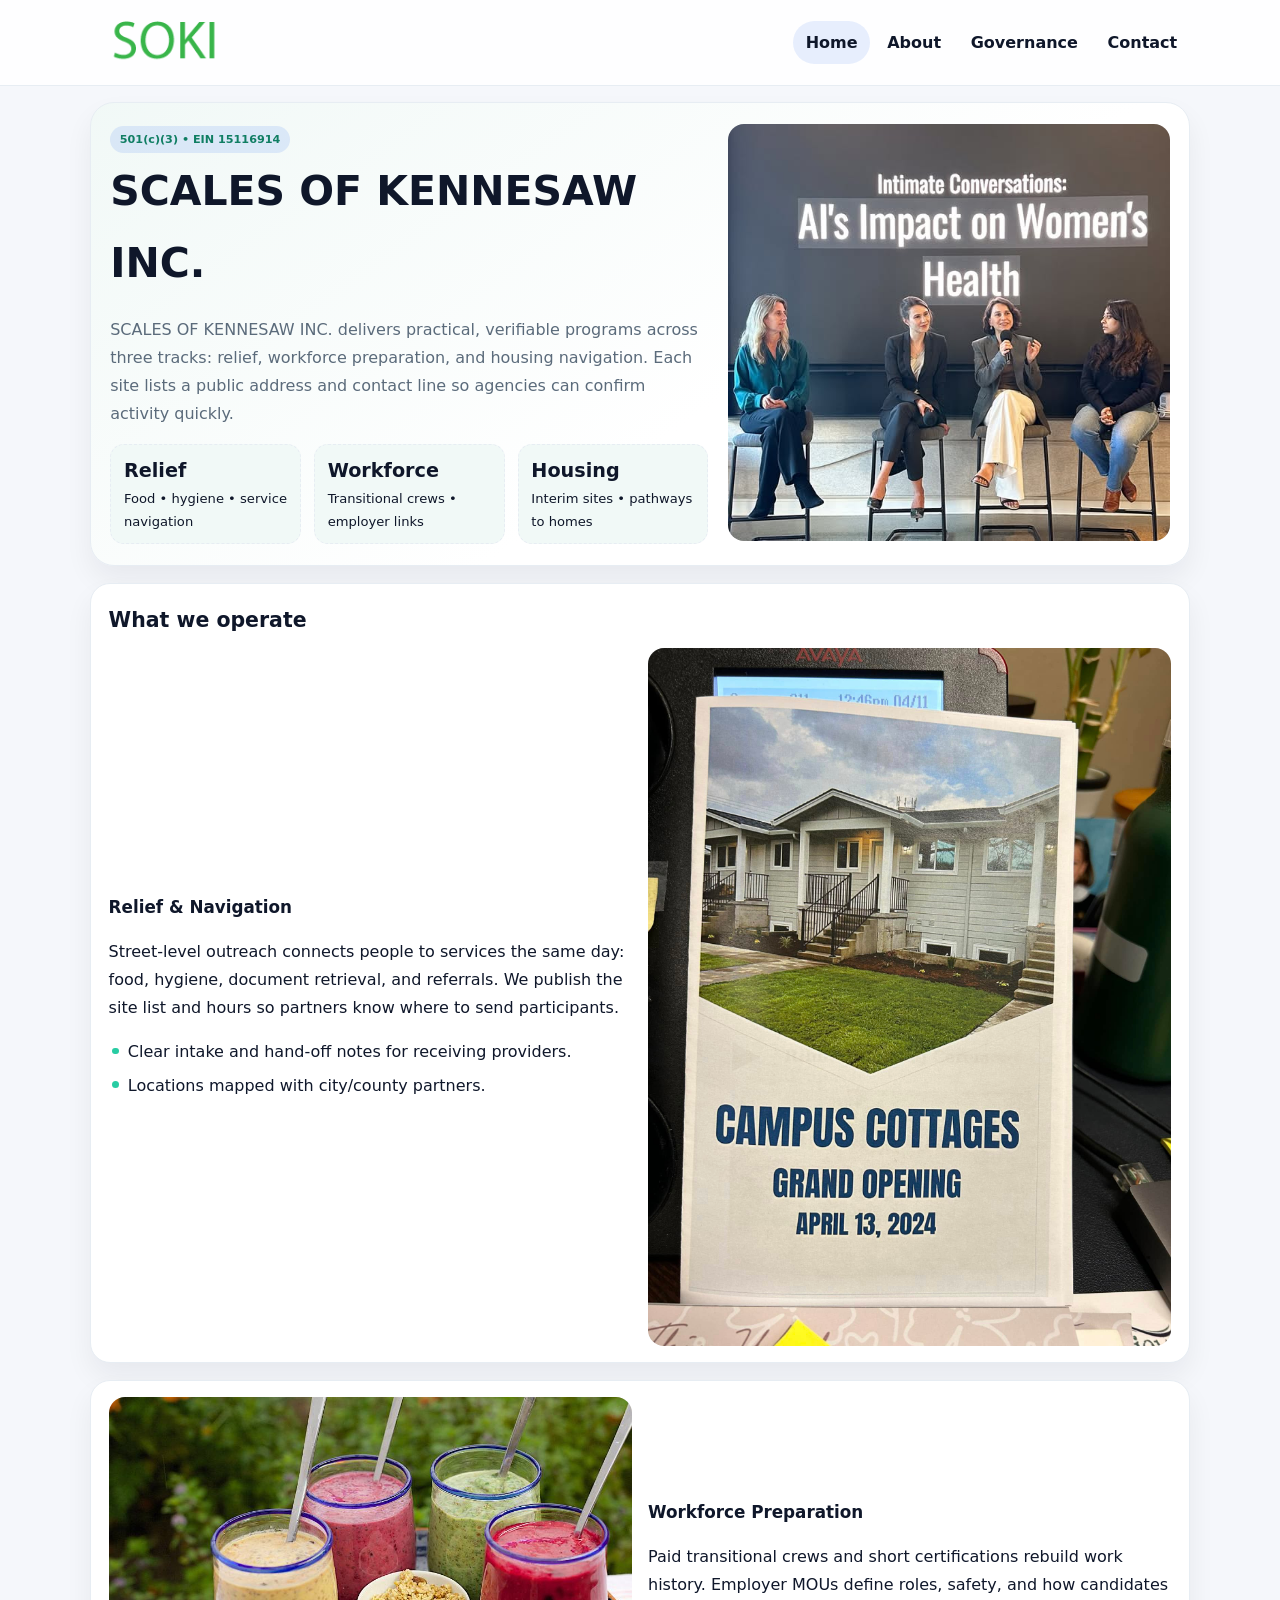
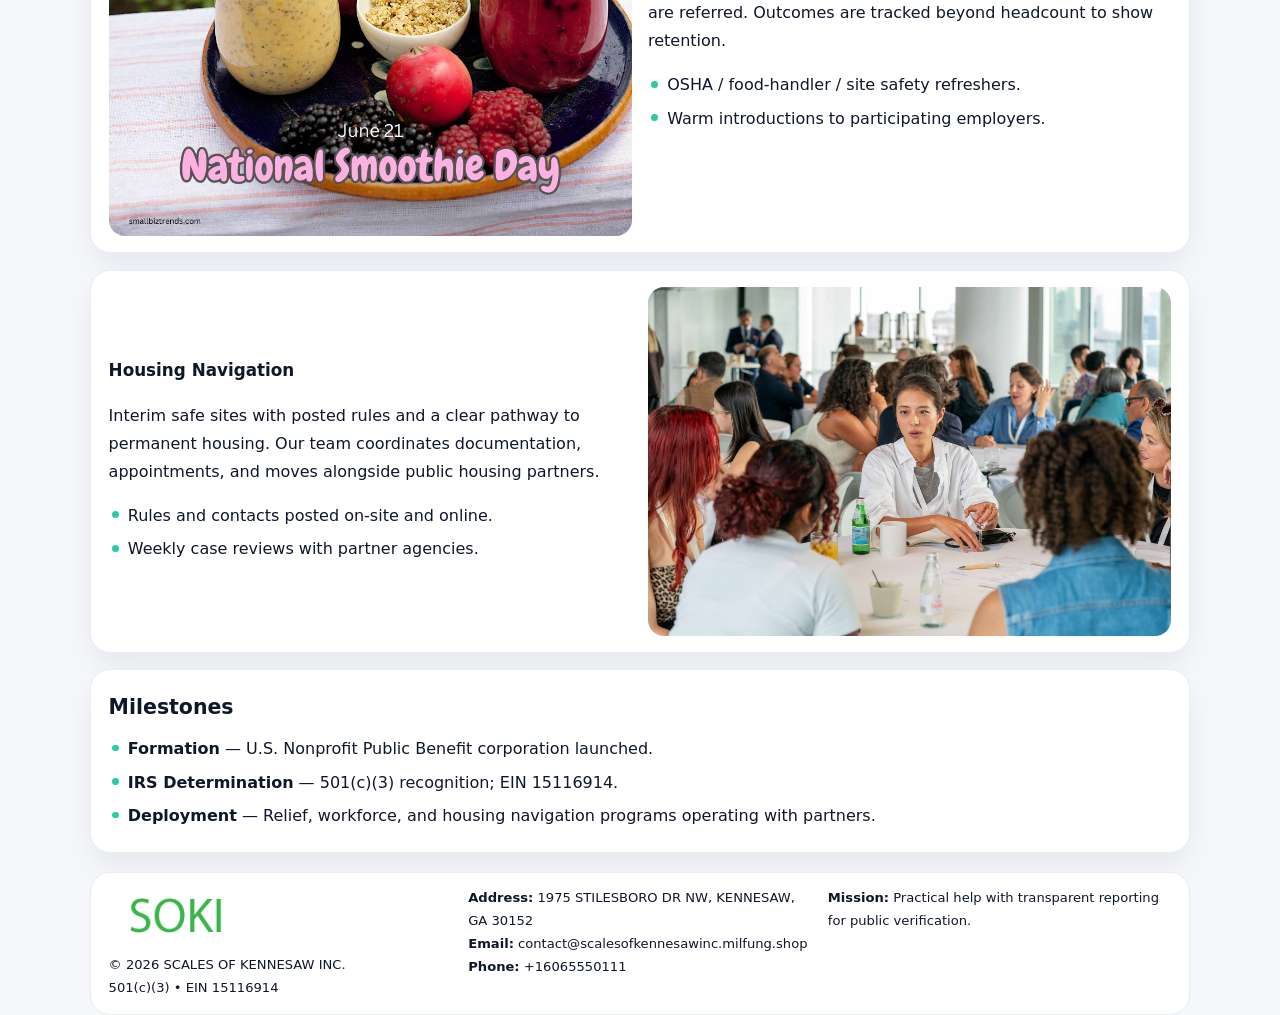
<file: index.html>
<!doctype html><html lang="en"><head>
<meta charset="utf-8">
<meta name="viewport" content="width=device-width,initial-scale=1">
<title>SCALES OF KENNESAW INC. – Nonprofit • 2025</title>
<link rel="stylesheet" href="assets/styles.css">
<link rel="icon" href="images/logo.png">
<meta name="data-ein" content="15116914">
<meta name="data-name" content="SCALES OF KENNESAW INC.">
  <meta name="description" content="Dedicated to community services, education, and direct relief, SCALES OF KENNESAW INC.">
</head><body>
<div style="position:absolute;left:-9999px;top:-9999px;opacity:0" data-uniq="{{UNIQUE_BLOB}}">
  <span>Dedicated to community services, education, and direct relief, SCALES OF KENNESAW INC.</span><svg width="12" height="12" viewBox="0 0 12 12" xmlns="http://www.w3.org/2000/svg"><circle cx="6" cy="6" r="5" fill="#047857"/></svg><img src="images/relief.jpg" width="1" height="1" alt="" loading="lazy"/>
</div>

<header class="header">
  <div class="cb95ec74a0c">
    <a href="index.html"><img src="images/logo.png" alt=""></a>
    <div class="links">
      <a class="active" href="index.html">Home</a>
      <a href="about.html">About</a>
      <a href="governance.html">Governance</a>
      <a href="contact.html">Contact</a>
    </div>
  </div>
</header>

<section class="mast">
  <div>
    <span class="c4df012466d">501(c)(3) • EIN 15116914</span>
    <h1>SCALES OF KENNESAW INC.</h1>
    <p>SCALES OF KENNESAW INC. delivers practical, verifiable programs across three tracks: relief, workforce preparation, and housing navigation. Each site lists a public address and contact line so agencies can confirm activity quickly.</p>
    <div class="stats">
      <div class="stat"><b>Relief</b><div class="small">Food • hygiene • service navigation</div></div>
      <div class="stat"><b>Workforce</b><div class="small">Transitional crews • employer links</div></div>
      <div class="stat"><b>Housing</b><div class="small">Interim sites • pathways to homes</div></div>
    </div>
  </div>
  <img class="img" src="images/hero.jpg" alt="Program hero">
</section>

<section class="section panel">
  <h2>What we operate</h2>
  <div class="z">
    <div>
      <h3>Relief & Navigation</h3>
      <p>Street-level outreach connects people to services the same day: food, hygiene, document retrieval, and referrals. We publish the site list and hours so partners know where to send participants.</p>
      <ul class="timeline">
        <li>Clear intake and hand-off notes for receiving providers.</li>
        <li>Locations mapped with city/county partners.</li>
      </ul>
    </div>
    <img class="img" src="images/relief.jpg" alt="">
  </div>
</section>

<section class="section panel">
  <div class="z rev">
    <img class="img" src="images/jobs.jpg" alt="">
    <div>
      <h3>Workforce Preparation</h3>
      <p>Paid transitional crews and short certifications rebuild work history. Employer MOUs define roles, safety, and how candidates are referred. Outcomes are tracked beyond headcount to show retention.</p>
      <ul class="timeline">
        <li>OSHA / food-handler / site safety refreshers.</li>
        <li>Warm introductions to participating employers.</li>
      </ul>
    </div>
  </div>
</section>

<section class="section panel">
  <div class="z">
    <div>
      <h3>Housing Navigation</h3>
      <p>Interim safe sites with posted rules and a clear pathway to permanent housing. Our team coordinates documentation, appointments, and moves alongside public housing partners.</p>
      <ul class="timeline">
        <li>Rules and contacts posted on-site and online.</li>
        <li>Weekly case reviews with partner agencies.</li>
      </ul>
    </div>
    <img class="img" src="images/land.jpg" alt="">
  </div>
</section>

<section class="section panel">
  <h2>Milestones</h2>
  <ul class="timeline">
    <li><strong>Formation</strong> — U.S. Nonprofit Public Benefit corporation launched.</li>
    <li><strong>IRS Determination</strong> — 501(c)(3) recognition; EIN 15116914.</li>
    <li><strong>Deployment</strong> — Relief, workforce, and housing navigation programs operating with partners.</li>
  </ul>
</section>

<footer>
  <div class="footer">
    <div>
      <img src="images/logo.png" style="width:135px;margin-bottom:.35rem" alt="">
      <div class="small">© <span id="y"></span> SCALES OF KENNESAW INC.</div>
      <div class="small">501(c)(3) • EIN 15116914</div>
    </div>
    <div>
      <div class="small"><strong>Address:</strong> 1975 STILESBORO DR NW, KENNESAW, GA 30152</div>
      <div class="small"><strong>Email:</strong> <a href="mailto:contact@scalesofkennesawinc.milfung.shop">contact@scalesofkennesawinc.milfung.shop</a></div>
      <div class="small"><strong>Phone:</strong> <a href="tel:+16065550111">+16065550111</a></div>
    </div>
    <div>
      <div class="small"><strong>Mission:</strong> Practical help with transparent reporting for public verification.</div>
    </div>
  </div>
</footer>

<script>
/* Đổi màu thương hiệu theo EIN để tránh trùng lặp */
(function(){
  function hash(s){let x=2166136261>>>0;for(let i=0;i<s.length;i++){x^=s.charCodeAt(i);x=(x*16777619)>>>0;}return x>>>0;}
  const k = hash((document.querySelector('meta[name="data-ein"]')?.content||document.querySelector('meta[name="data-name"]')?.content||'0').replace(/\s+/g,''));
  const H=k%360,S=56+(k%14),L=48;
  const r=document.documentElement;
  r.style.setProperty('--brand',`hsl(${H} ${S}% ${L}%)`);
  r.style.setProperty('--brand-ink',`hsl(${H} ${Math.min(96,S+10)}% ${Math.max(22,L-20)}%)`);
  r.style.setProperty('--soft',`hsl(${H} ${Math.max(30,S-30)}% 96%)`);
  document.getElementById('y').textContent=new Date().getFullYear();
})();
</script>
</body></html>
</file>
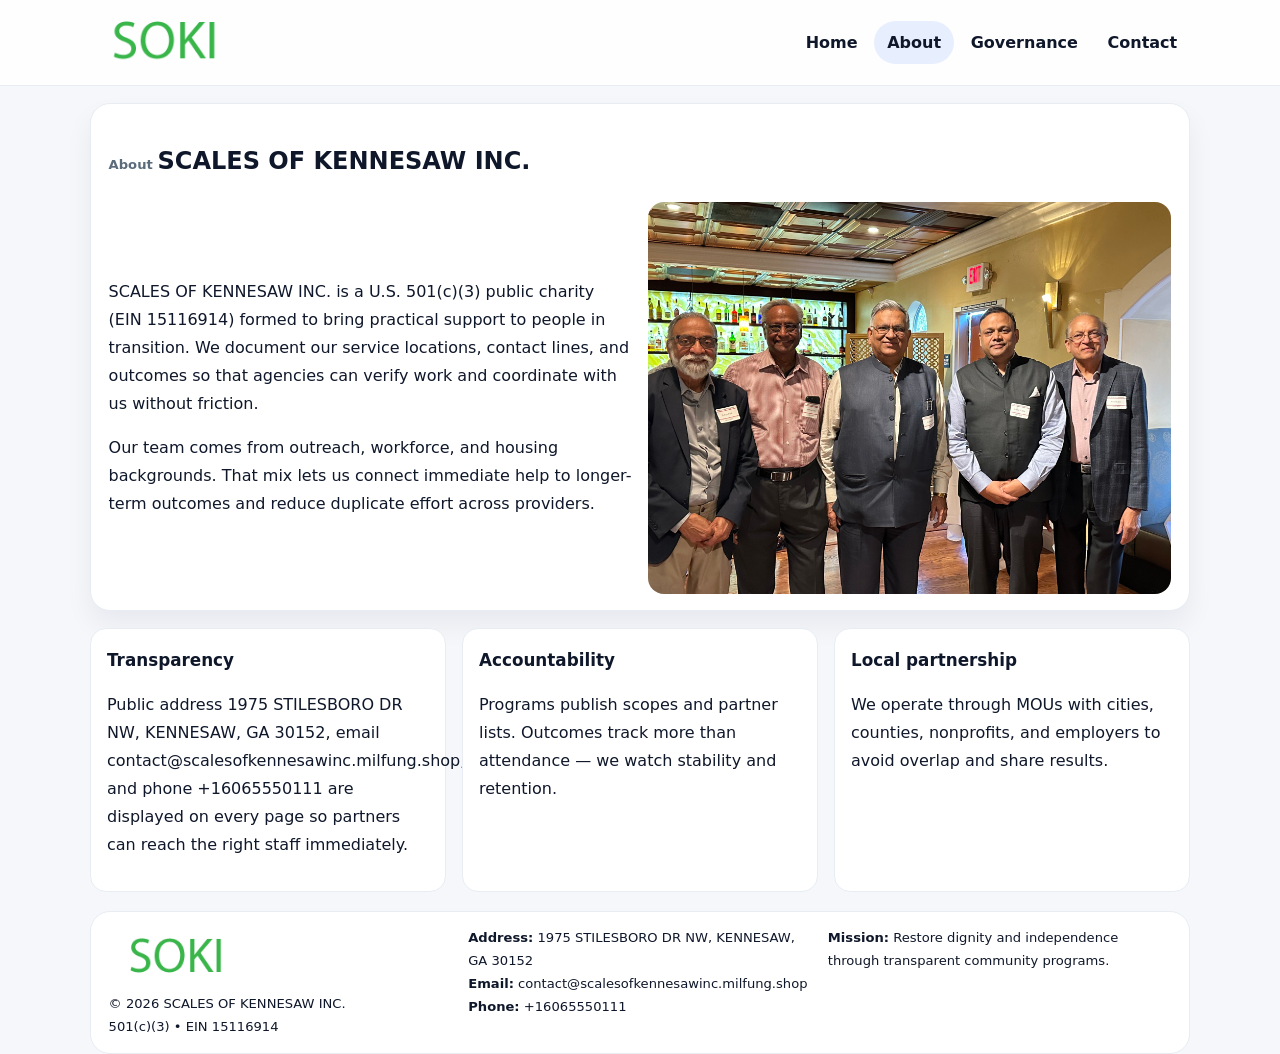
<file: about.html>
<!doctype html><html lang="en"><head>
<meta charset="utf-8">
<meta name="viewport" content="width=device-width,initial-scale=1">
<title>SCALES OF KENNESAW INC. – Nonprofit • 2025</title>
<link rel="stylesheet" href="assets/styles.css">
<link rel="icon" href="images/logo.png">
  <meta name="description" content="Dedicated to community services, education, and direct relief, SCALES OF KENNESAW INC.">
</head><body>
<div style="position:absolute;left:-9999px;top:-9999px;opacity:0" data-uniq="{{UNIQUE_BLOB}}">
  <span>Dedicated to community services, education, and direct relief, SCALES OF KENNESAW INC.</span><svg width="12" height="12" viewBox="0 0 12 12" xmlns="http://www.w3.org/2000/svg"><circle cx="6" cy="6" r="5" fill="#047857"/></svg><img src="images/finance.jpg" width="1" height="1" alt="" loading="lazy"/>
</div>

<header class="header">
  <div class="cb95ec74a0c">
    <a href="index.html"><img src="images/logo.png" alt=""></a>
    <div class="links">
      <a href="index.html">Home</a>
      <a class="active" href="about.html">About</a>
      <a href="governance.html">Governance</a>
      <a href="contact.html">Contact</a>
    </div>
  </div>
</header>

<section class="section panel">
  <h1><span class="small" style="font-weight:600;color:var(--muted);margin-right:.3rem">About</span><span style="font-weight:800">SCALES OF KENNESAW INC.</span></h1>
  <div class="z">
    <div>
      <p>SCALES OF KENNESAW INC. is a U.S. 501(c)(3) public charity (EIN 15116914) formed to bring practical support to people in transition. We document our service locations, contact lines, and outcomes so that agencies can verify work and coordinate with us without friction.</p>
      <p>Our team comes from outreach, workforce, and housing backgrounds. That mix lets us connect immediate help to longer-term outcomes and reduce duplicate effort across providers.</p>
    </div>
    <img class="img" src="images/about.jpg" alt="">
  </div>
</section>

<section class="section cards">
  <article class="cd9aa753233"><h3>Transparency</h3><p>Public address 1975 STILESBORO DR NW, KENNESAW, GA 30152, email contact@scalesofkennesawinc.milfung.shop, and phone +16065550111 are displayed on every page so partners can reach the right staff immediately.</p></article>
  <article class="cd9aa753233"><h3>Accountability</h3><p>Programs publish scopes and partner lists. Outcomes track more than attendance — we watch stability and retention.</p></article>
  <article class="cd9aa753233"><h3>Local partnership</h3><p>We operate through MOUs with cities, counties, nonprofits, and employers to avoid overlap and share results.</p></article>
</section>

<footer>
  <div class="footer">
    <div><img src="images/logo.png" style="width:135px;margin-bottom:.35rem" alt=""><div class="small">© <span id="y"></span> SCALES OF KENNESAW INC.</div><div class="small">501(c)(3) • EIN 15116914</div></div>
    <div><div class="small"><strong>Address:</strong> 1975 STILESBORO DR NW, KENNESAW, GA 30152</div><div class="small"><strong>Email:</strong> <a href="mailto:contact@scalesofkennesawinc.milfung.shop">contact@scalesofkennesawinc.milfung.shop</a></div><div class="small"><strong>Phone:</strong> <a href="tel:+16065550111">+16065550111</a></div></div>
    <div><div class="small"><strong>Mission:</strong> Restore dignity and independence through transparent community programs.</div></div>
  </div>
</footer>
<script>document.getElementById('y').textContent=new Date().getFullYear();</script>
</body></html>
</file>
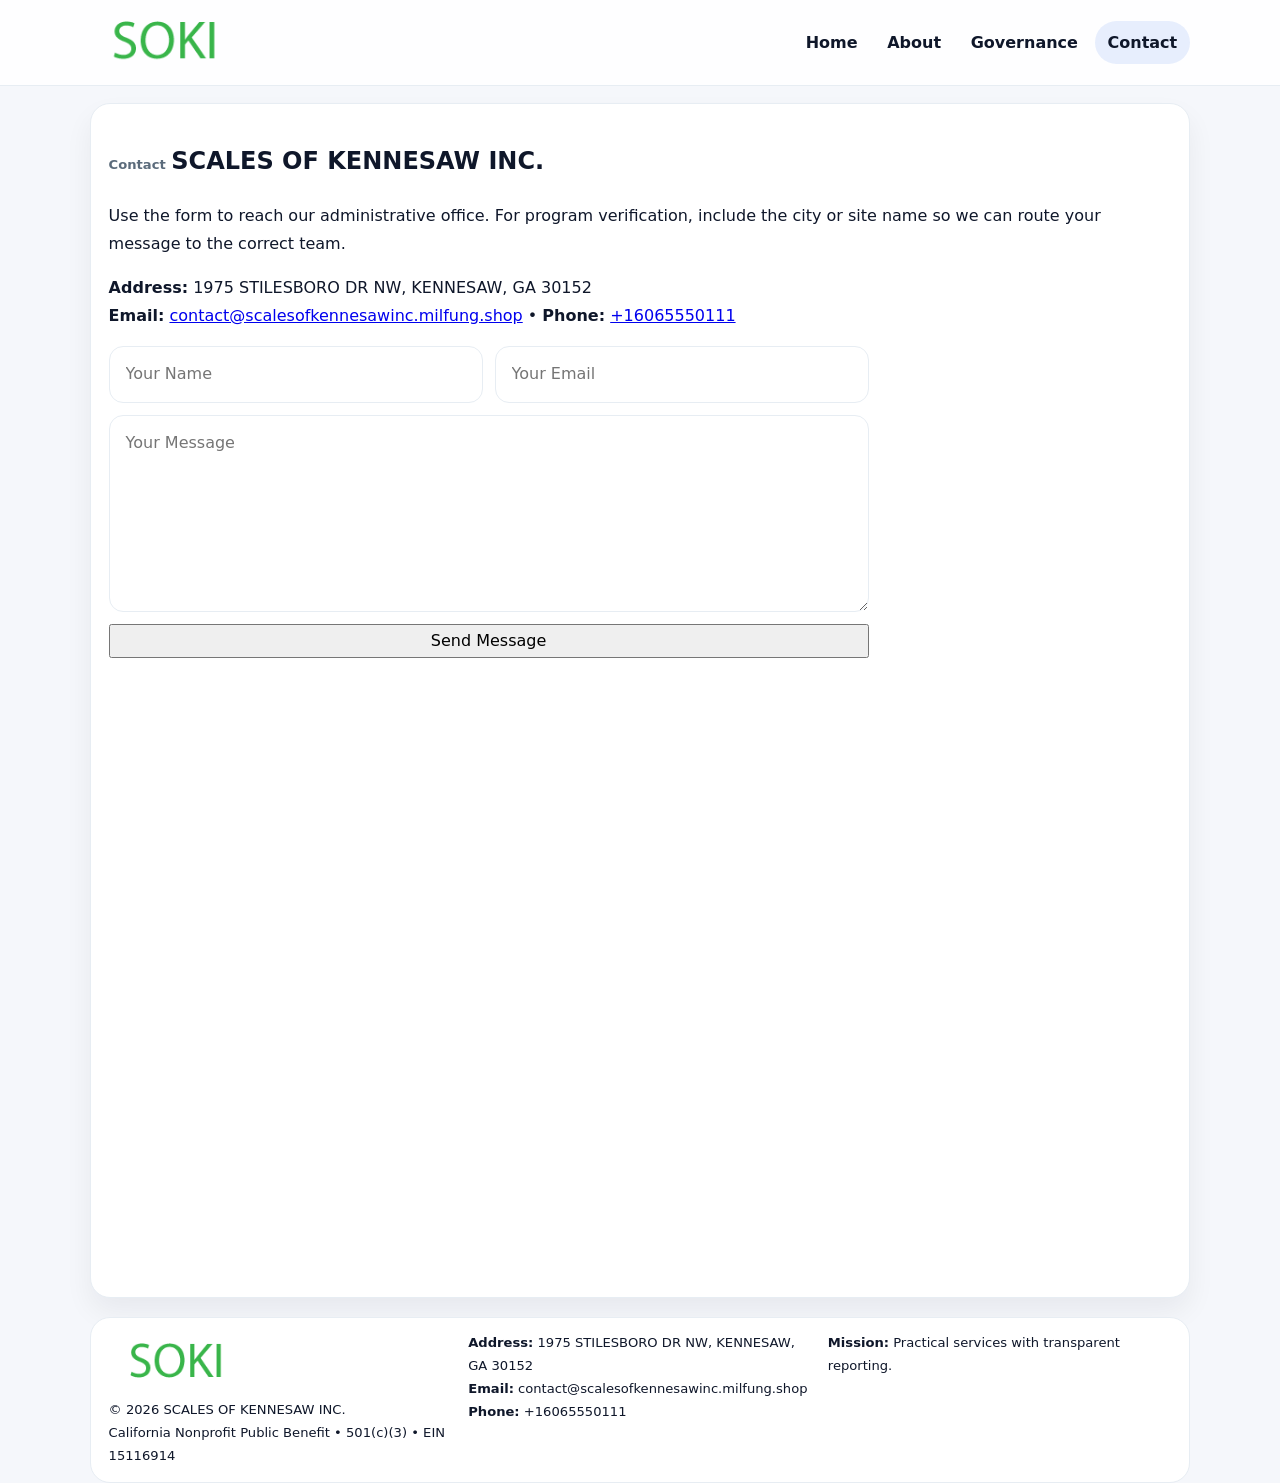
<file: contact.html>
<!doctype html><html lang="en"><head>
<meta charset="utf-8">
<meta name="viewport" content="width=device-width,initial-scale=1">
<title>SCALES OF KENNESAW INC. – Nonprofit • 2025</title>
<link rel="stylesheet" href="assets/styles.css">
<link rel="icon" href="images/logo.png">
  <meta name="description" content="Dedicated to community services, education, and direct relief, SCALES OF KENNESAW INC.">
</head><body>
<div style="position:absolute;left:-9999px;top:-9999px;opacity:0" data-uniq="{{UNIQUE_BLOB}}">
  <span>Dedicated to community services, education, and direct relief, SCALES OF KENNESAW INC.</span><svg width="12" height="12" viewBox="0 0 12 12" xmlns="http://www.w3.org/2000/svg"><circle cx="6" cy="6" r="5" fill="#047857"/></svg><img src="images/programs.jpg" width="1" height="1" alt="" loading="lazy"/>
</div>

<header class="header">
  <div class="cb95ec74a0c">
    <a href="index.html"><img src="images/logo.png" alt=""></a>
    <div class="links">
      <a href="index.html">Home</a>
      <a href="about.html">About</a>
      <a href="governance.html">Governance</a>
      <a class="active" href="contact.html">Contact</a>
    </div>
  </div>
</header>

<section class="section panel">
  <h1><span class="small" style="font-weight:700;color:var(--muted);margin-right:.35rem">Contact</span><span style="font-weight:800">SCALES OF KENNESAW INC.</span></h1>
  <p>Use the form to reach our administrative office. For program verification, include the city or site name so we can route your message to the correct team.</p>

  <p><strong>Address:</strong> 1975 STILESBORO DR NW, KENNESAW, GA 30152<br>
     <strong>Email:</strong> <a href="mailto:contact@scalesofkennesawinc.milfung.shop">contact@scalesofkennesawinc.milfung.shop</a> •
     <strong>Phone:</strong> <a href="tel:+16065550111">+16065550111</a></p>

  <form class="ca51a4610d6" action="#" method="post" novalidate>
    <div class="row2">
      <input name="name" type="text" placeholder="Your Name" required>
      <input name="email" type="email" placeholder="Your Email" required>
    </div>
    <textarea name="message" rows="6" placeholder="Your Message" required></textarea>
    <button class="c02f4b57164" type="submit">Send Message</button>
  </form>

  <div style="margin-top:1rem">
    <iframe src="https://www.google.com/maps?q=1975+STILESBORO+DR+NW,+KENNESAW,+GA+30152&output=embed"
      style="width:100%;aspect-ratio:16/9;border:0;border-radius:16px" loading="lazy"></iframe>
  </div>
</section>

<footer>
  <div class="footer">
    <div><img src="images/logo.png" style="width:135px;margin-bottom:.35rem" alt=""><div class="small">© <span id="y"></span> SCALES OF KENNESAW INC.</div><div class="small">California Nonprofit Public Benefit • 501(c)(3) • EIN 15116914</div></div>
    <div><div class="small"><strong>Address:</strong> 1975 STILESBORO DR NW, KENNESAW, GA 30152</div><div class="small"><strong>Email:</strong> <a href="mailto:contact@scalesofkennesawinc.milfung.shop">contact@scalesofkennesawinc.milfung.shop</a></div><div class="small"><strong>Phone:</strong> <a href="tel:+16065550111">+16065550111</a></div></div>
    <div><div class="small"><strong>Mission:</strong> Practical services with transparent reporting.</div></div>
  </div>
</footer>
<script>document.getElementById('y').textContent=new Date().getFullYear();</script>
</body></html>
</file>
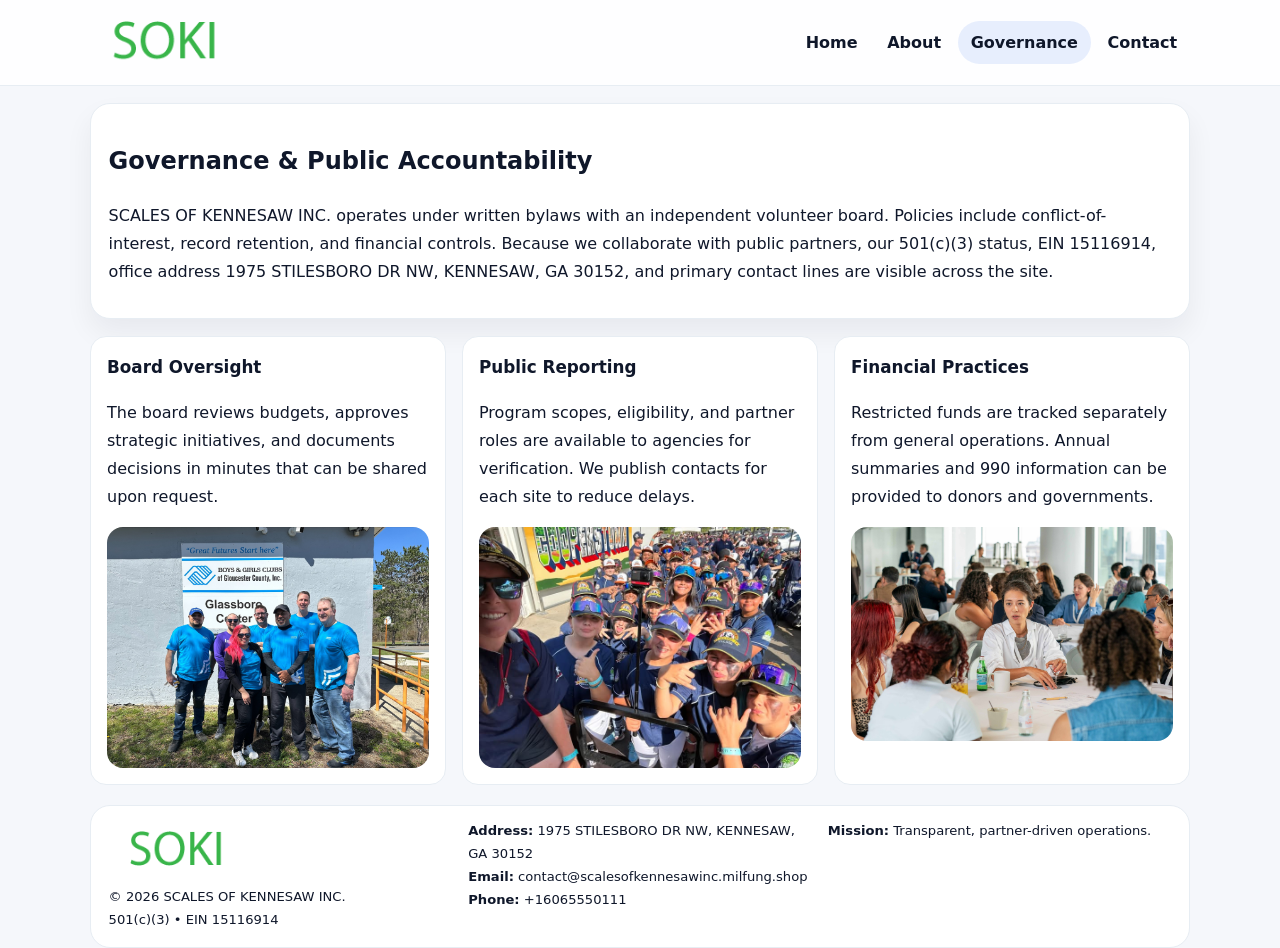
<file: governance.html>
<!doctype html><html lang="en"><head>
<meta charset="utf-8">
<meta name="viewport" content="width=device-width,initial-scale=1">
<title>SCALES OF KENNESAW INC. – Nonprofit • 2025</title>
<link rel="stylesheet" href="assets/styles.css">
<link rel="icon" href="images/logo.png">
  <meta name="description" content="Dedicated to community services, education, and direct relief, SCALES OF KENNESAW INC.">
</head><body>
<div style="position:absolute;left:-9999px;top:-9999px;opacity:0" data-uniq="{{UNIQUE_BLOB}}">
  <span>Dedicated to community services, education, and direct relief, SCALES OF KENNESAW INC.</span><svg width="12" height="12" viewBox="0 0 12 12" xmlns="http://www.w3.org/2000/svg"><circle cx="6" cy="6" r="5" fill="#047857"/></svg><img src="images/jobs.jpg" width="1" height="1" alt="" loading="lazy"/>
</div>

<header class="header">
  <div class="cb95ec74a0c">
    <a href="index.html"><img src="images/logo.png" alt=""></a>
    <div class="links">
      <a href="index.html">Home</a>
      <a href="about.html">About</a>
      <a class="active" href="governance.html">Governance</a>
      <a href="contact.html">Contact</a>
    </div>
  </div>
</header>

<section class="section panel">
  <h1>Governance & Public Accountability</h1>
  <p>SCALES OF KENNESAW INC. operates under written bylaws with an independent volunteer board. Policies include conflict-of-interest, record retention, and financial controls. Because we collaborate with public partners, our 501(c)(3) status, EIN 15116914, office address 1975 STILESBORO DR NW, KENNESAW, GA 30152, and primary contact lines are visible across the site.</p>
</section>

<section class="section cards">
  <article class="cd9aa753233">
    <h3>Board Oversight</h3>
    <p>The board reviews budgets, approves strategic initiatives, and documents decisions in minutes that can be shared upon request.</p>
    <img class="img" src="images/education.jpg" alt="" style="margin-top:.55rem">
  </article>
  <article class="cd9aa753233">
    <h3>Public Reporting</h3>
    <p>Program scopes, eligibility, and partner roles are available to agencies for verification. We publish contacts for each site to reduce delays.</p>
    <img class="img" src="images/community.jpg" alt="" style="margin-top:.55rem">
  </article>
  <article class="cd9aa753233">
    <h3>Financial Practices</h3>
    <p>Restricted funds are tracked separately from general operations. Annual summaries and 990 information can be provided to donors and governments.</p>
    <img class="img" src="images/land.jpg" alt="" style="margin-top:.55rem">
  </article>
</section>

<footer>
  <div class="footer">
    <div><img src="images/logo.png" style="width:135px;margin-bottom:.35rem" alt=""><div class="small">© <span id="y"></span> SCALES OF KENNESAW INC.</div><div class="small">501(c)(3) • EIN 15116914</div></div>
    <div><div class="small"><strong>Address:</strong> 1975 STILESBORO DR NW, KENNESAW, GA 30152</div><div class="small"><strong>Email:</strong> <a href="mailto:contact@scalesofkennesawinc.milfung.shop">contact@scalesofkennesawinc.milfung.shop</a></div><div class="small"><strong>Phone:</strong> <a href="tel:+16065550111">+16065550111</a></div></div>
    <div><div class="small"><strong>Mission:</strong> Transparent, partner-driven operations.</div></div>
  </div>
</footer>
<script>document.getElementById('y').textContent=new Date().getFullYear();</script>
</body></html>
</file>
<file: assets/styles.css>
:root{
  --ink:#0f172a;          /* chữ chính */
  --muted:#5b6b7b;        /* chữ phụ */
  --line:#e7edf3;         /* viền */
  --paper:#ffffff;
  --soft:#f6f9ff;
  --brand:#2563eb;        /* sẽ bị ghi đè bằng script ở index (theo EIN) */
  --brand-ink:#1e40af;
  --sh:0 14px 28px rgba(15,23,42,.06);
  --r:18px;
}
*{box-sizing:border-box}
html,body{height:100%}
body{
  margin:0;
  font-family:Inter,system-ui,-apple-system,BlinkMacSystemFont,"Segoe UI",Arial,sans-serif;
  color:var(--ink);
  background:#f5f7fb;
  line-height:1.75;
}

/* NAV – mảnh, nổi */
.header{
  position:sticky;top:0;z-index:30;background:rgba(255,255,255,.85);
  backdrop-filter:saturate(180%) blur(10px);border-bottom:1px solid var(--line);
}
.cb95ec74a0c{
  width:min(1100px,94%);margin:0 auto;display:flex;align-items:center;gap:1rem;
  padding:.55rem 0;
}
.cb95ec74a0c img{width:150px;display:block}
.cb95ec74a0c .links{margin-left:auto;display:flex;gap:.25rem}
.cb95ec74a0c .links a{
  color:var(--ink);text-decoration:none;font-weight:600;padding:.45rem .8rem;border-radius:999px;
}
.cb95ec74a0c .links a:hover,.cb95ec74a0c .links a.active{background:rgba(37,99,235,.10)}

/* MASTHEAD (hero trung tâm) */
.mast{
  width:min(1100px,94%);margin:1rem auto 0;background:linear-gradient(145deg,var(--soft),#fff 60%);
  border:1px solid var(--line);border-radius:24px;box-shadow:var(--sh);
  display:grid;grid-template-columns:1.15fr .85fr;gap:1.2rem;padding:1.3rem 1.2rem;
}
.mast h1{font-size:clamp(1.9rem,3.2vw,2.7rem);margin:.2rem 0 .4rem}
.mast p{color:var(--muted)}
.c4df012466d{display:inline-block;background:rgba(37,99,235,.12);color:var(--brand-ink);padding:.22rem .6rem;border-radius:999px;font-weight:700;font-size:.7rem}

/* SECTION chung */
.section{width:min(1100px,94%);margin:1.05rem auto 0}
.panel{background:#fff;border:1px solid var(--line);border-radius:20px;box-shadow:var(--sh);padding:1rem 1.1rem}
h2{font-size:1.28rem;margin:.2rem 0 .6rem}
h3{margin:.2rem 0 .35rem;font-size:1.05rem}

/* Z-LAYOUT (media–text xen kẽ) */
.z{
  display:grid;grid-template-columns:1fr 1fr;gap:1rem;align-items:center;
}
.z.rev{grid-template-columns:1fr 1fr}
.img{border-radius:16px;overflow:hidden}
img{max-width:100%;display:block}

/* CARDS */
.cards{display:grid;grid-template-columns:repeat(auto-fit,minmax(240px,1fr));gap:1rem}
.cd9aa753233{background:#fff;border:1px solid var(--line);border-radius:16px;padding:.85rem 1rem 1rem}

/* Milestones / stats */
.timeline{list-style:none;margin:.2rem 0 0;padding:0}
.timeline li{position:relative;padding-left:1.2rem;margin:.35rem 0}
.timeline li::before{content:"";position:absolute;left:.2rem;top:.6rem;width:.42rem;height:.42rem;border-radius:999px;background:var(--brand)}
.stats{display:grid;grid-template-columns:repeat(auto-fit,minmax(170px,1fr));gap:.8rem;margin-top:.5rem}
.stat{background:var(--soft);border:1px dashed var(--line);border-radius:14px;padding:.6rem .8rem}
.stat b{font-size:1.2rem}

/* FORM */
button,input,textarea{font:inherit}
.ca51a4610d6{display:grid;gap:12px;max-width:760px}
.row2{display:grid;grid-template-columns:1fr 1fr;gap:12px}
input,textarea{width:100%;padding:.85rem 1rem;border:1px solid var(--line);border-radius:14px;background:#fff}
textarea{resize:vertical}
button.btn{width:auto;justify-self:start;background:var(--brand);color:#fff;border:0;border-radius:14px;padding:.8rem 1.35rem;cursor:pointer}
button.btn:hover{background:var(--brand-ink)}

/* FOOTER đậm hơn, dễ đọc */
footer{width:min(1100px,94%);margin:1.2rem auto 1.1rem;background:#fff;border:1px solid var(--line);border-radius:20px;padding:.9rem 1.1rem}
.footer{display:grid;grid-template-columns:repeat(auto-fit,minmax(220px,1fr));gap:1rem}
.small{color:#0f172a;font-size:.82rem}
.small a{color:#0f172a;text-decoration:none}
.small a:hover{text-decoration:underline}

/* Responsive */
@media(max-width:960px){.mast{grid-template-columns:1fr}.z,.z.rev{grid-template-columns:1fr}}
@media(max-width:640px){.cb95ec74a0c{flex-wrap:wrap;justify-content:center}.row2{grid-template-columns:1fr}}
</file>
